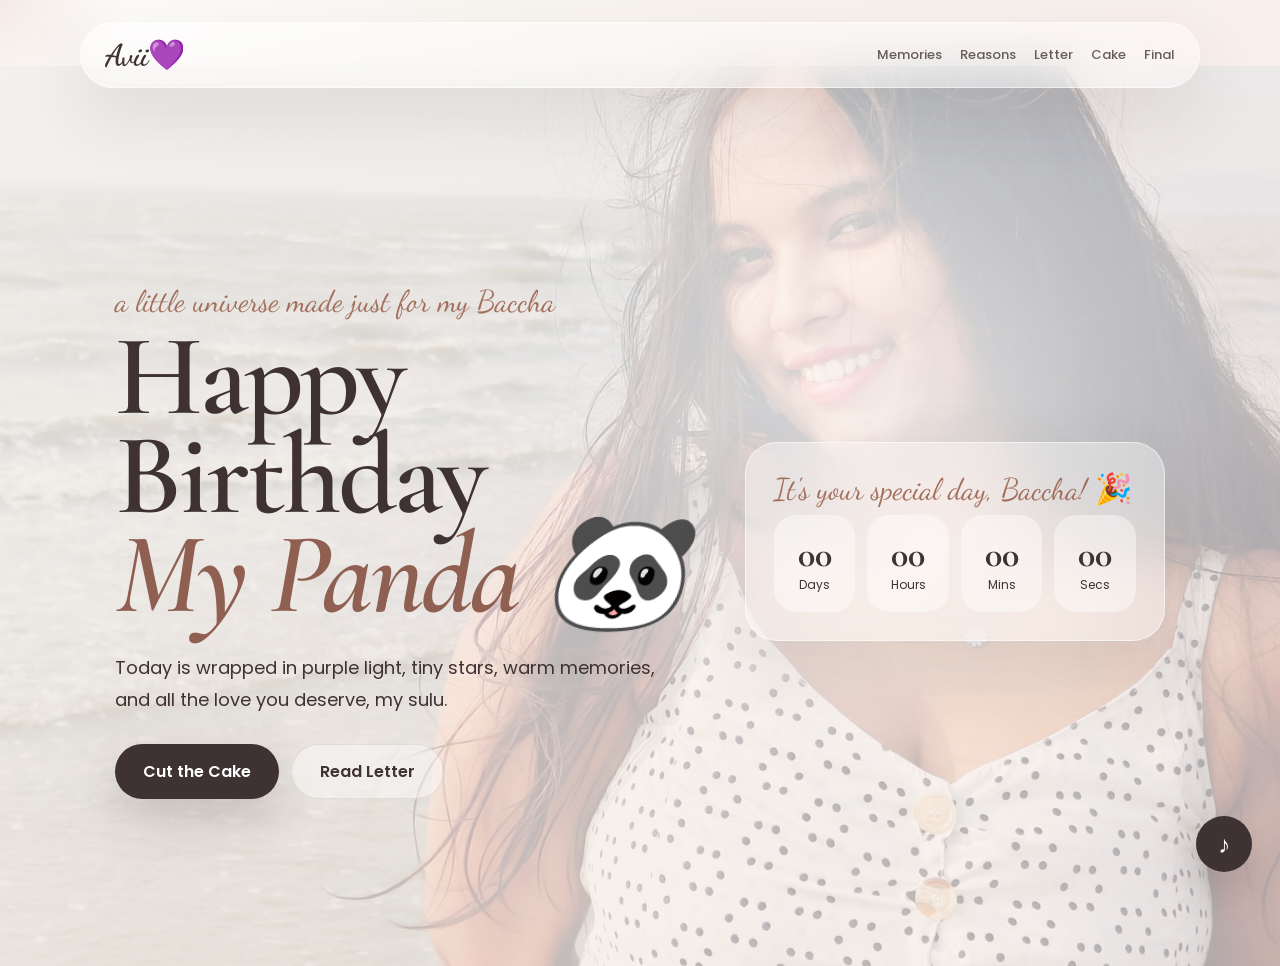
<file: index.html>
<!DOCTYPE html>
<html lang="en">
<head>
  <meta charset="UTF-8" />
  <meta name="viewport" content="width=device-width, initial-scale=1.0" />
  <title>Happy Birthday Avii💜</title>
  <link rel="preconnect" href="https://fonts.googleapis.com" />
  <link rel="preconnect" href="https://fonts.gstatic.com" crossorigin />
  <link href="https://fonts.googleapis.com/css2?family=Cormorant+Garamond:wght@400;500;600;700&family=Dancing+Script:wght@500;600;700&family=Poppins:wght@300;400;500;600;700&display=swap" rel="stylesheet" />
  <link rel="stylesheet" href="style.css" />
</head>
<body style="--hero-image: url('assets/1.jpg');">
  <div class="cursor-glow"></div>
  <div class="floating-bg"></div>

  <nav class="navbar glass">
    <a href="index.html" class="logo">Avii💜</a>
    <div class="nav-links">
      <a href="memories.html">Memories</a>
      <a href="reasons.html">Reasons</a>
      <a href="letter.html">Letter</a>
      <a href="cake.html">Cake</a>
      <a href="final.html">Final</a>
    </div>
  </nav>

  <button class="music-btn" id="musicBtn">♪</button>

  <main class="hero page-section">
    <div class="hero-overlay"></div>
    <section class="hero-content reveal">
      <p class="script-text">a little universe made just for my Baccha</p>
      <h1>Happy Birthday<br><span>My Panda 🐼</span></h1>
      <p class="hero-desc">Today is wrapped in purple light, tiny stars, warm memories, and all the love you deserve, my sulu.</p>
      <div class="hero-actions">
        <a class="btn primary" href="cake.html">Cut the Cake</a>
        <a class="btn ghost" href="letter.html">Read Letter</a>
      </div>
    </section>

    <aside class="countdown-card glass reveal delay-1">
      <p class="script-text">birthday countdown</p>
      <div class="countdown" id="countdown">
        <div><strong id="days">00</strong><span>Days</span></div>
        <div><strong id="hours">00</strong><span>Hours</span></div>
        <div><strong id="mins">00</strong><span>Mins</span></div>
        <div><strong id="secs">00</strong><span>Secs</span></div>
      </div>
    </aside>
  </main>

  <script src="script.js"></script>
</body>
</html>
</file>
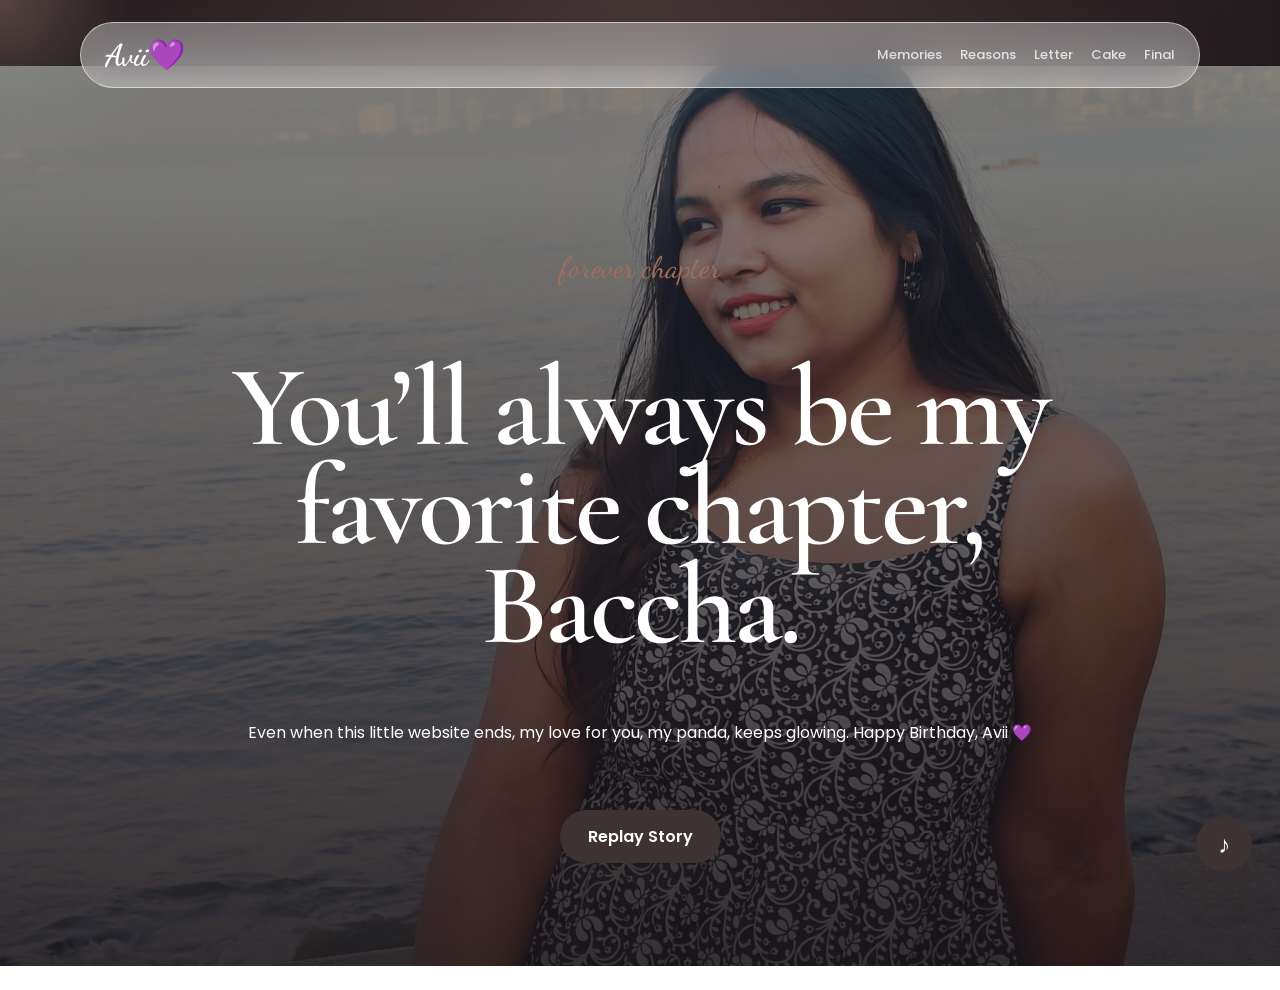
<file: final.html>
<!DOCTYPE html>
<html lang="en">
<head>
  <meta charset="UTF-8" />
  <meta name="viewport" content="width=device-width, initial-scale=1.0" />
  <title>Forever | Avii💜</title>
  <link href="https://fonts.googleapis.com/css2?family=Cormorant+Garamond:wght@400;500;600;700&family=Dancing+Script:wght@500;600;700&family=Poppins:wght@300;400;500;600;700&display=swap" rel="stylesheet" />
  <link rel="stylesheet" href="style.css" />
</head>
<body class="night" style="--final-image: url('assets/2.jpg');">
  <div class="cursor-glow"></div>

  <nav class="navbar glass">
    <a href="index.html" class="logo">Avii💜</a>
    <div class="nav-links">
      <a href="memories.html">Memories</a>
      <a href="reasons.html">Reasons</a>
      <a href="letter.html">Letter</a>
      <a href="cake.html">Cake</a>
      <a href="final.html">Final</a>
    </div>
  </nav>

  <main class="final-page reveal">
    <p class="script-text">forever chapter</p>
    <h1>You’ll always be my favorite chapter, Baccha.</h1>
    <p>Even when this little website ends, my love for you, my panda, keeps glowing. Happy Birthday, Avii 💜</p>
    <a class="btn primary" href="index.html">Replay Story</a>
  </main>

  <script src="script.js"></script>
</body>
</html>
</file>
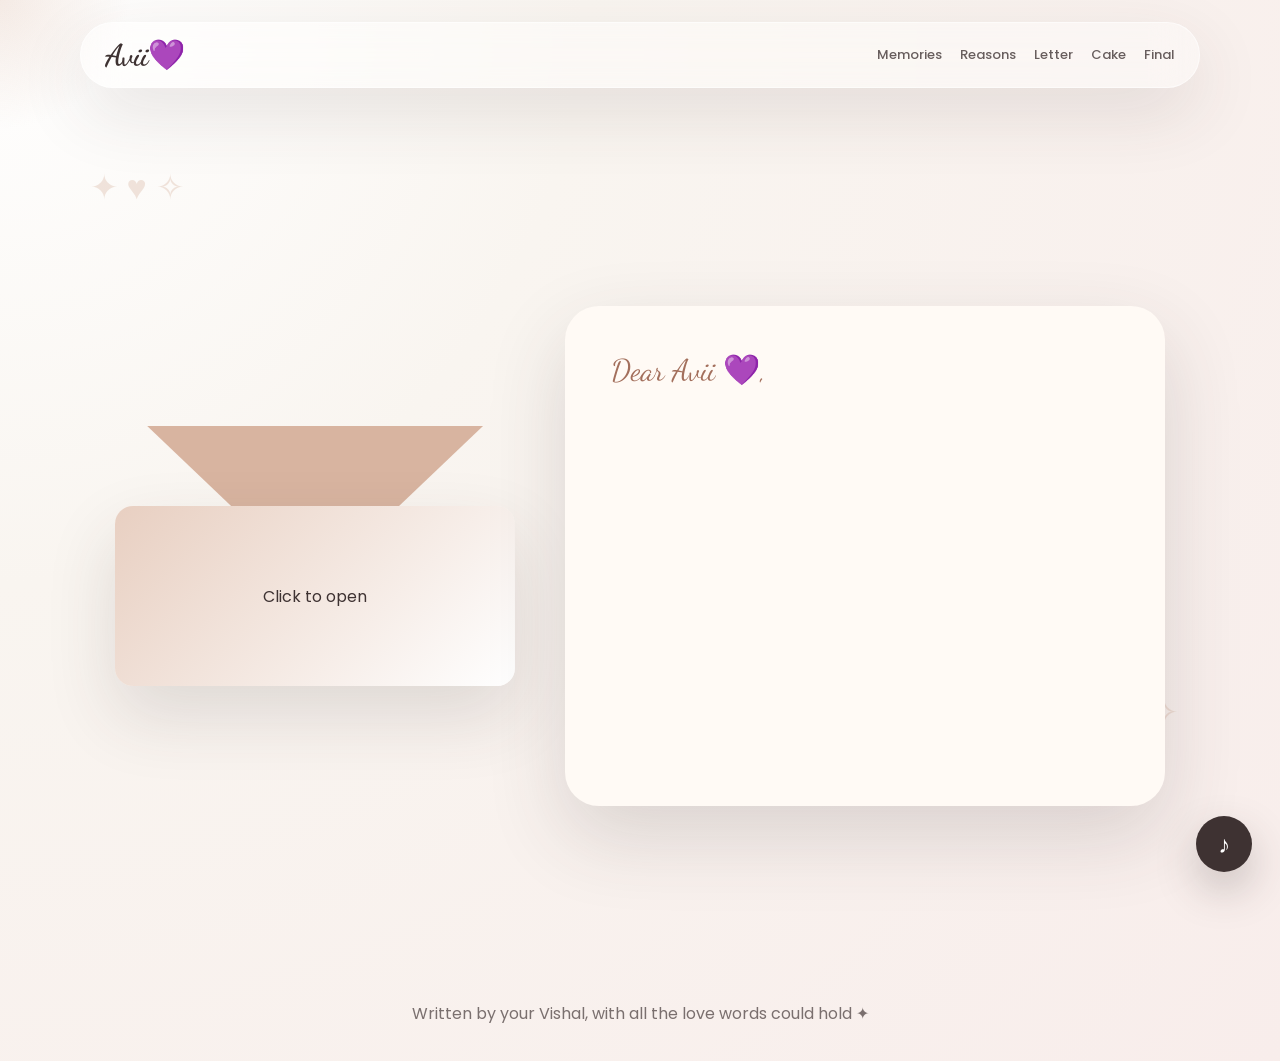
<file: letter.html>
<!DOCTYPE html>
<html lang="en">
<head>
  <meta charset="UTF-8" />
  <meta name="viewport" content="width=device-width, initial-scale=1.0" />
  <title>Letter | Avii💜</title>
  <link href="https://fonts.googleapis.com/css2?family=Cormorant+Garamond:wght@400;500;600;700&family=Dancing+Script:wght@500;600;700&family=Poppins:wght@300;400;500;600;700&display=swap" rel="stylesheet" />
  <link rel="stylesheet" href="style.css" />
</head>
<body>
  <div class="cursor-glow"></div>
  <div class="floating-bg"></div>

  <nav class="navbar glass">
    <a href="index.html" class="logo">Avii💜</a>
    <div class="nav-links">
      <a href="memories.html">Memories</a>
      <a href="reasons.html">Reasons</a>
      <a href="letter.html">Letter</a>
      <a href="cake.html">Cake</a>
      <a href="final.html">Final</a>
    </div>
  </nav>

  <main class="letter-page">
    <section class="envelope reveal" id="envelope">
      <div class="flap"></div>
      <div class="env-body"><p>Click to open</p></div>
    </section>

    <section class="letter-paper reveal delay-1" id="letterPaper">
      <p class="script-text">Dear Avii 💜,</p>
      <p id="typedLetter"></p>
    </section>
  </main>

  <footer class="footer">Written by your Vishal, with all the love words could hold ✦</footer>
  <script src="script.js"></script>
</body>
</html>
</file>
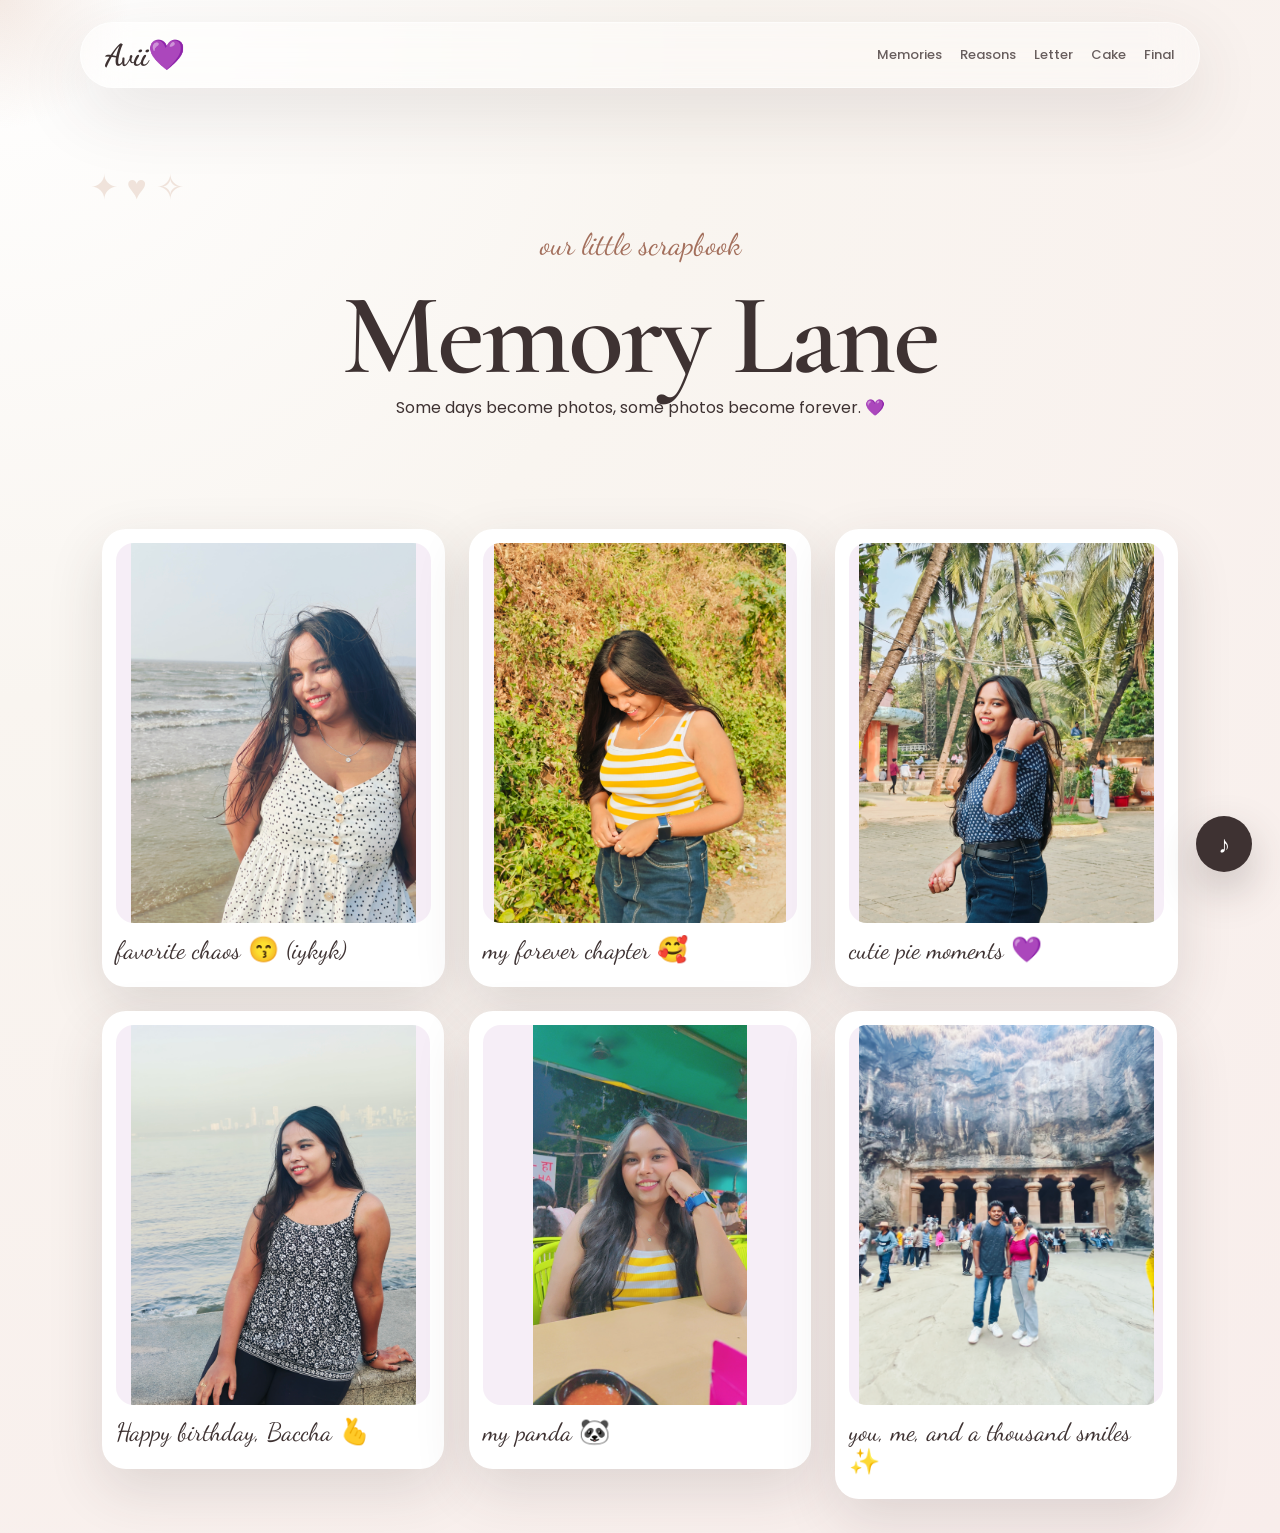
<file: memories.html>
<!DOCTYPE html>
<html lang="en">
<head>
  <meta charset="UTF-8" />
  <meta name="viewport" content="width=device-width, initial-scale=1.0" />
  <title>Memories | Avii💜</title>
  <link href="https://fonts.googleapis.com/css2?family=Cormorant+Garamond:wght@400;500;600;700&family=Dancing+Script:wght@500;600;700&family=Poppins:wght@300;400;500;600;700&display=swap" rel="stylesheet" />
  <link rel="stylesheet" href="style.css" />
</head>
<body>
  <div class="cursor-glow"></div>
  <div class="floating-bg"></div>

  <nav class="navbar glass">
    <a href="index.html" class="logo">Avii💜</a>
    <div class="nav-links">
      <a href="memories.html">Memories</a>
      <a href="reasons.html">Reasons</a>
      <a href="letter.html">Letter</a>
      <a href="cake.html">Cake</a>
      <a href="final.html">Final</a>
    </div>
  </nav>

  <header class="sub-hero reveal">
    <p class="script-text">our little scrapbook</p>
    <h1>Memory Lane</h1>
    <p>Some days become photos, some photos become forever. 💜</p>
  </header>

  <section class="masonry">
    <div class="polaroid  reveal delay-0">
      <div class="photo" style="background-image: url('assets/1.jpg');"></div>
      <p>favorite chaos 😙 (iykyk)</p>
    </div>
    <div class="polaroid tall reveal delay-1">
      <div class="photo" style="background-image: url('assets/2.jpg');"></div>
      <p>Happy birthday, Baccha 🫰</p>
    </div>
    <div class="polaroid  reveal delay-2">
      <div class="photo" style="background-image: url('assets/3.jpg');"></div>
      <p>my forever chapter 🥰</p>
    </div>
    <div class="polaroid tall reveal delay-0">
      <div class="photo" style="background-image: url('assets/4.jpg');"></div>
      <p>my panda 🐼</p>
    </div>
    <div class="polaroid  reveal delay-1">
      <div class="photo" style="background-image: url('assets/5.jpg');"></div>
      <p>cutie pie moments 💜</p>
    </div>
    <div class="polaroid wide reveal delay-2">
      <div class="photo" style="background-image: url('assets/6.jpg');"></div>
      <p>you, me, and a thousand smiles ✨</p>
    </div>
  </section>

  <script src="script.js"></script>
</body>
</html>
</file>
<file: style.css>
:root {
  --warm-white: #f9f5f0;
  --blush: #f8edeb;
  --rose: #e8cfc1;
  --champagne: #d8b4a0;
  --cocoa: #3e3232;
  --serif: "Cormorant Garamond", serif;
  --script: "Dancing Script", cursive;
  --body: "Poppins", sans-serif;
}

* {
  box-sizing: border-box;
  margin: 0;
  padding: 0;
}

html {
  scroll-behavior: smooth;
}

body {
  min-height: 100vh;
  overflow-x: hidden;
  color: var(--cocoa);
  font-family: var(--body);
  background: radial-gradient(circle at top left, #fff 0%, var(--warm-white) 35%, var(--blush) 100%);
}

a {
  color: inherit;
  text-decoration: none;
}

button {
  font: inherit;
}

.glass {
  background: rgba(255, 255, 255, 0.35);
  border: 1px solid rgba(255, 255, 255, 0.55);
  backdrop-filter: blur(22px);
  box-shadow: 0 24px 70px rgba(62, 50, 50, 0.12);
}

.navbar {
  position: fixed;
  top: 22px;
  left: 50%;
  z-index: 50;
  width: min(1120px, 92%);
  display: flex;
  align-items: center;
  justify-content: space-between;
  padding: 14px 24px;
  border-radius: 999px;
  transform: translateX(-50%);
}

.logo {
  font-family: var(--script);
  font-size: 30px;
  font-weight: 700;
}

.nav-links {
  display: flex;
  gap: 18px;
  font-size: 13px;
  font-weight: 500;
}

.nav-links a {
  opacity: 0.78;
  transition: 0.3s;
}

.nav-links a:hover {
  color: #9f6a59;
  opacity: 1;
}

.cursor-glow {
  position: fixed;
  z-index: 0;
  width: 280px;
  height: 280px;
  border-radius: 50%;
  pointer-events: none;
  background: radial-gradient(circle, rgba(216, 180, 160, 0.28), transparent 65%);
  transform: translate(-50%, -50%);
}

.floating-bg::before,
.floating-bg::after {
  content: "✦ ♥ ✧";
  position: fixed;
  z-index: 0;
  color: rgba(216, 180, 160, 0.35);
  font-size: 34px;
  animation: float 8s infinite ease-in-out;
}

.floating-bg::before {
  top: 18%;
  left: 7%;
}

.floating-bg::after {
  right: 8%;
  bottom: 18%;
  animation-delay: 2s;
}

.hero,
.page-section {
  min-height: 100vh;
}

.hero {
  position: relative;
  display: grid;
  grid-template-columns: 1.2fr 0.8fr;
  align-items: center;
  padding: 120px 9% 70px;
  background: linear-gradient(120deg, rgba(249, 245, 240, 0.78), rgba(248, 237, 235, 0.65)), var(--hero-image) center/cover;
}

.hero-overlay {
  position: absolute;
  inset: 0;
  background: radial-gradient(circle at 70% 40%, rgba(255, 255, 255, 0.55), transparent 35%);
}

.hero-content,
.countdown-card {
  position: relative;
  z-index: 2;
}

.script-text {
  margin-bottom: 8px;
  color: #a36f5c;
  font-family: var(--script);
  font-size: 30px;
}

.hero h1,
.sub-hero h1,
.final-page h1,
.cake-page h1 {
  font-family: var(--serif);
  font-size: clamp(62px, 9vw, 128px);
  font-weight: 600;
  line-height: 0.86;
  letter-spacing: -3px;
}

.hero h1 span {
  color: #8f5f51;
  font-style: italic;
}

.hero-desc {
  max-width: 560px;
  margin: 28px 0;
  font-size: 18px;
  line-height: 1.8;
}

.btn {
  display: inline-flex;
  align-items: center;
  justify-content: center;
  margin-right: 12px;
  padding: 14px 28px;
  border-radius: 999px;
  font-weight: 600;
  transition: 0.3s;
}

.primary {
  color: #fff;
  background: var(--cocoa);
  box-shadow: 0 20px 50px rgba(62, 50, 50, 0.22);
}

.ghost {
  background: rgba(255, 255, 255, 0.42);
  border: 1px solid rgba(62, 50, 50, 0.1);
}

.btn:hover,
.cut-cake-btn:hover {
  transform: translateY(-4px);
}

.countdown-card {
  max-width: 420px;
  padding: 28px;
  border-radius: 32px;
}

.countdown {
  display: grid;
  grid-template-columns: repeat(4, 1fr);
  gap: 12px;
}

.countdown div {
  padding: 18px 10px;
  text-align: center;
  background: rgba(255, 255, 255, 0.42);
  border-radius: 22px;
}

.countdown strong {
  font-family: var(--serif);
  font-size: 36px;
}

.countdown span {
  display: block;
  font-size: 12px;
}

.music-btn {
  position: fixed;
  right: 28px;
  bottom: 28px;
  z-index: 60;
  width: 56px;
  height: 56px;
  color: #fff;
  font-size: 24px;
  background: var(--cocoa);
  border: 0;
  border-radius: 50%;
  box-shadow: 0 18px 42px rgba(62, 50, 50, 0.25);
  cursor: pointer;
}

.sub-hero {
  padding: 150px 8% 55px;
  text-align: center;
}

.sub-hero p {
  max-width: 680px;
  margin: 10px auto 24px;
}

.masonry {
  columns: 3 260px;
  column-gap: 24px;
  padding: 30px 8%;
}

.polaroid {
  break-inside: avoid;
  margin-bottom: 24px;
  padding: 14px 14px 22px;
  background: #fff;
  border-radius: 24px;
  box-shadow: 0 20px 55px rgba(62, 50, 50, 0.14);
  transform: rotate(-1deg);
  transition: 0.35s;
}

.polaroid:nth-child(even) {
  transform: rotate(1.5deg);
}

.polaroid:hover {
  transform: translateY(-8px) rotate(0);
}

.photo {
  height: 260px;
  border-radius: 18px;
  background: linear-gradient(135deg, var(--rose), var(--champagne)) center/cover;
}
.photo video {
  width: 100%;
  height: 100%;
  border-radius: 18px;
  object-fit: cover;
  display: block;
}

.tall .photo {
  height: 390px;
}

.wide .photo {
  height: 230px;
}

.polaroid p {
  margin-top: 12px;
  font-family: var(--script);
  font-size: 25px;
}

.reason-grid {
  display: grid;
  grid-template-columns: repeat(auto-fit, minmax(210px, 1fr));
  gap: 20px;
  padding: 20px 8% 90px;
}

.reason-card {
  height: 190px;
  perspective: 900px;
  cursor: pointer;
}

.reason-inner {
  position: relative;
  width: 100%;
  height: 100%;
  transition: 0.7s;
  transform-style: preserve-3d;
}

.reason-card:hover .reason-inner,
.reason-card:focus-within .reason-inner {
  transform: rotateY(180deg);
}

.reason-front,
.reason-back {
  position: absolute;
  inset: 0;
  display: grid;
  place-items: center;
  padding: 24px;
  text-align: center;
  border-radius: 28px;
  backface-visibility: hidden;
  box-shadow: 0 18px 45px rgba(62, 50, 50, 0.11);
}

.reason-front {
  background: rgba(255, 255, 255, 0.5);
}

.reason-front h3 {
  font-family: var(--serif);
  font-size: 42px;
}

.reason-back {
  color: #fff;
  background-position: center;
  background-size: cover;
  transform: rotateY(180deg);
  place-items: end center;
  padding: 24px 20px 22px;
}

.reason-back p {
  width: 100%;
  margin: 0;
  font-family: var(--script);
  font-size: 25px;
  line-height: 1.25;
  text-shadow: 0 8px 24px rgba(0, 0, 0, 0.55);
}

.random-reason {
  max-width: 560px;
  margin: 22px auto 0;
  padding: 20px;
  border-radius: 28px;
}

.letter-page {
  min-height: 100vh;
  display: grid;
  grid-template-columns: 0.8fr 1.2fr;
  gap: 50px;
  align-items: center;
  padding: 150px 9% 70px;
}

.envelope {
  position: relative;
  height: 260px;
  cursor: pointer;
}

.env-body {
  position: absolute;
  bottom: 0;
  display: grid;
  place-items: center;
  width: 100%;
  height: 180px;
  border-radius: 18px;
  background: linear-gradient(135deg, var(--rose), #fff);
  box-shadow: 0 30px 70px rgba(62, 50, 50, 0.14);
}

.flap {
  position: absolute;
  top: 0;
  left: 8%;
  width: 84%;
  height: 160px;
  background: var(--champagne);
  clip-path: polygon(50% 100%, 0 0, 100% 0);
  transform-origin: top;
  transition: 0.7s;
}

.envelope.open .flap {
  transform: rotateX(180deg);
}

.letter-paper {
  min-height: 500px;
  padding: 46px;
  background: #fffaf5;
  border-radius: 34px;
  box-shadow: 0 30px 80px rgba(62, 50, 50, 0.16);
}

.letter-paper h1 {
  font-family: var(--serif);
  font-size: 58px;
}

.letter-paper p:last-child {
  font-size: 17px;
  line-height: 2;
}

.night {
  color: #fff;
  background: radial-gradient(circle at top, #453636 0%, #191317 70%);
}

.cake-page,
.final-page {
  min-height: 100vh;
  display: grid;
  place-items: center;
  padding: 150px 8% 70px;
  text-align: center;
}

.final-page {
  background: linear-gradient(rgba(25, 19, 23, 0.45), rgba(25, 19, 23, 0.86)), var(--final-image) center/cover;
}

.cake-page h1,
.final-page h1 {
  max-width: 900px;
}


.cake-section {
  position: relative;
  display: flex;
  flex-direction: column;
  align-items: center;
  justify-content: center;
  min-height: 62vh;
  overflow: visible;
}

.cake-glow {
  position: absolute;
  width: 460px;
  height: 460px;
  border-radius: 50%;
  background: radial-gradient(circle, rgba(255, 214, 186, 0.34), transparent 68%);
  filter: blur(2px);
}

.cake-stage-text {
  position: relative;
  z-index: 8;
  margin: 18px auto 28px;
  max-width: 620px;
  padding: 14px 22px;
  border: 1px solid rgba(255, 255, 255, 0.32);
  border-radius: 999px;
  background: rgba(255, 255, 255, 0.13);
  color: rgba(255, 255, 255, 0.88);
  backdrop-filter: blur(14px);
  font-size: 14px;
}

.cake {
  position: relative;
  width: 390px;
  height: 330px;
  margin-bottom: 38px;
  overflow: visible;
}

.plate {
  position: absolute;
  left: 50%;
  bottom: -18px;
  width: 390px;
  height: 34px;
  border-radius: 50%;
  background: rgba(255, 255, 255, 0.34);
  transform: translateX(-50%);
  box-shadow: 0 26px 45px rgba(0, 0, 0, 0.24);
}

.candles {
  position: absolute;
  top: 2px;
  left: 50%;
  z-index: 7;
  display: flex;
  gap: 28px;
  transform: translateX(-50%);
  transition: 0.85s ease;
}

.candle {
  position: relative;
  display: block;
  width: 13px;
  height: 58px;
  margin-top: 24px;
  border-radius: 8px;
  background: repeating-linear-gradient(45deg, #fff 0 7px, #f7a7b5 7px 14px);
  box-shadow: inset 0 -8px 12px rgba(0, 0, 0, 0.08);
}

.flame {
  position: absolute;
  top: -28px;
  left: 50%;
  width: 16px;
  height: 30px;
  border-radius: 50% 50% 45% 45%;
  background: radial-gradient(circle at 50% 65%, #fff7a8 0 24%, #ffd166 25% 56%, #ff7b00 57% 100%);
  transform: translateX(-50%);
  box-shadow: 0 0 18px #ffb347, 0 0 36px rgba(255, 179, 71, 0.72);
  animation: flicker 0.8s infinite alternate;
  transform-origin: bottom center;
  transition: 0.45s ease;
}

.smoke {
  position: absolute;
  top: -30px;
  left: 50%;
  width: 10px;
  height: 10px;
  border-radius: 50%;
  background: rgba(255, 255, 255, 0.72);
  opacity: 0;
  filter: blur(3px);
  transform: translateX(-50%) scale(0.3);
}

.cake.blow .flame {
  opacity: 0;
  transform: translateX(-50%) translateY(12px) scale(0.1) rotate(18deg);
  box-shadow: none;
}

.cake.blow .smoke {
  animation: smokeUp 1.45s ease-out forwards;
}

.cake.blow .candle:nth-child(2) .smoke {
  animation-delay: 0.15s;
}

.cake.blow .candle:nth-child(3) .smoke {
  animation-delay: 0.3s;
}

.cake-top,
.cake-middle,
.cake-bottom,
.cake-slice {
  position: absolute;
  left: 50%;
  border-radius: 22px;
  transform: translateX(-50%);
  transition: 0.9s cubic-bezier(0.22, 0.82, 0.22, 1);
}

.cake-top,
.cake-middle,
.cake-bottom {
  z-index: 3;
  box-shadow: 0 24px 42px rgba(0, 0, 0, 0.22);
  overflow: hidden;
}

.cake-top::after,
.cake-middle::after,
.cake-bottom::after {
  content: "";
  position: absolute;
  inset: 11px 18px auto;
  height: 12px;
  border-radius: 999px;
  background: rgba(255, 255, 255, 0.38);
}

.cake-bottom {
  bottom: 24px;
  width: 330px;
  height: 92px;
  background: linear-gradient(135deg, #e8cfc1, #c8937a);
}

.cake-middle {
  bottom: 104px;
  width: 270px;
  height: 84px;
  background: linear-gradient(135deg, #f8edeb, #e7b7aa);
}

.cake-top {
  bottom: 176px;
  width: 210px;
  height: 74px;
  background: linear-gradient(135deg, #fff5f2, #f1c8bb);
}

.cut-line {
  position: absolute;
  left: 57%;
  bottom: 24px;
  z-index: 6;
  width: 3px;
  height: 228px;
  border-radius: 999px;
  background: rgba(255, 255, 255, 0.85);
  opacity: 0;
  transform: rotate(10deg) scaleY(0);
  transform-origin: top;
  box-shadow: 0 0 18px rgba(255, 255, 255, 0.65);
}

.cake.knife-in .cut-line {
  opacity: 1;
  animation: cutTrace 0.75s ease-in-out forwards;
}

.cake-slice {
  z-index: 5;
  right: 20px;
  left: auto;
  bottom: 24px;
  width: 126px;
  height: 225px;
  border-radius: 18px 22px 20px 18px;
  background: linear-gradient(135deg, #fff5f2 0 30%, #f8edeb 30% 63%, #e8cfc1 63% 100%);
  clip-path: polygon(13% 0, 100% 13%, 78% 100%, 0 100%);
  opacity: 0;
  transform: translateX(-12px) rotate(0deg) scale(0.97);
  box-shadow: 0 28px 48px rgba(0, 0, 0, 0.25);
}

.cake-slice::before {
  content: "";
  position: absolute;
  inset: 0;
  background: radial-gradient(circle at 62% 38%, rgba(195, 92, 92, 0.65) 0 4px, transparent 5px),
    radial-gradient(circle at 48% 72%, rgba(195, 92, 92, 0.55) 0 4px, transparent 5px);
}

.knife {
  position: absolute;
  top: 0;
  right: -170px;
  z-index: 9;
  width: 218px;
  height: 44px;
  opacity: 0;
  transform: translate(80px, -20px) rotate(-34deg);
  transform-origin: right center;
  transition: 1s cubic-bezier(0.22, 0.82, 0.22, 1);
}

.knife-blade {
  position: absolute;
  left: 0;
  top: 12px;
  width: 158px;
  height: 18px;
  border-radius: 999px 4px 4px 999px;
  background: linear-gradient(90deg, #ffffff, #d7d7d7 55%, #9e9e9e);
  box-shadow: 0 14px 28px rgba(0, 0, 0, 0.25);
}

.knife-blade::before {
  content: "";
  position: absolute;
  left: 4px;
  top: 3px;
  width: 120px;
  height: 4px;
  border-radius: 999px;
  background: rgba(255, 255, 255, 0.8);
}

.knife-handle {
  position: absolute;
  right: 0;
  top: 5px;
  width: 68px;
  height: 32px;
  border-radius: 999px;
  background: linear-gradient(135deg, #714948, #3e292d);
  box-shadow: inset 8px 0 10px rgba(255, 255, 255, 0.08), 0 12px 24px rgba(0, 0, 0, 0.28);
}

.cake.knife-in .knife {
  opacity: 1;
  transform: translate(-205px, 128px) rotate(-21deg);
}

.cake.sliced .knife {
  opacity: 0;
  transform: translate(-245px, 170px) rotate(-12deg);
}

.cake.sliced .cake-top,
.cake.sliced .cake-middle,
.cake.sliced .cake-bottom {
  clip-path: polygon(0 0, 62% 0, 52% 100%, 0 100%);
}

.cake.sliced .cake-slice {
  opacity: 1;
  transform: translate(78px, 34px) rotate(12deg) scale(1);
}

.cake.sliced .candles {
  transform: translateX(-83%) translateY(-4px) rotate(-5deg);
}

.cut-cake-btn {
  position: relative;
  z-index: 8;
  padding: 18px 40px;
  color: #3e3232;
  font-size: 18px;
  font-weight: 600;
  cursor: pointer;
  background: rgba(255, 255, 255, 0.82);
  border: 0;
  border-radius: 50px;
  box-shadow: 0 10px 30px rgba(0, 0, 0, 0.16);
  transition: 0.4s;
}

.cut-cake-btn:hover {
  transform: translateY(-4px) scale(1.03);
}

.cut-cake-btn:disabled {
  cursor: default;
  opacity: 0.92;
  transform: none;
}

@keyframes smokeUp {
  0% { opacity: 0; transform: translateX(-50%) translateY(0) scale(0.35); }
  20% { opacity: 0.8; }
  100% { opacity: 0; transform: translateX(-50%) translateY(-58px) scale(2.3); }
}

@keyframes cutTrace {
  0% { transform: rotate(10deg) scaleY(0); }
  100% { transform: rotate(10deg) scaleY(1); }
}

#confetti {
  position: fixed;
  inset: 0;
  pointer-events: none;
}

.footer {
  padding: 35px;
  color: rgba(62, 50, 50, 0.68);
  text-align: center;
}

.night .footer {
  color: rgba(255, 255, 255, 0.65);
}

.reveal {
  opacity: 0;
  transform: translateY(24px);
  animation: reveal 0.8s forwards;
}

.delay-1 {
  animation-delay: 0.18s;
}

.delay-2 {
  animation-delay: 0.34s;
}

@keyframes reveal {
  to {
    opacity: 1;
    transform: none;
  }
}

@keyframes float {
  50% {
    transform: translateY(-26px) rotate(8deg);
  }
}

@keyframes flicker {
  to {
    transform: scale(1.15) translateY(-2px);
    opacity: 0.84;
  }
}

@media (max-width: 900px) {
  .hero,
  .letter-page {
    grid-template-columns: 1fr;
  }

  .nav-links {
    display: none;
  }

  .hero {
    padding-top: 145px;
  }

  .hero h1,
  .sub-hero h1,
  .final-page h1,
  .cake-page h1 {
    font-size: 64px;
  }

  .countdown {
    grid-template-columns: repeat(2, 1fr);
  }

  .cake {
    transform: scale(0.86);
  }
}


/* =========================================================
   RESPONSIVE FIXES
   Added to make the birthday website work nicely on laptops,
   tablets, mobile phones, and very small screens.
   ========================================================= */

html {
  -webkit-text-size-adjust: 100%;
}

body {
  width: 100%;
}

img,
video,
canvas {
  max-width: 100%;
}

main,
header,
section,
footer,
.navbar {
  position: relative;
}

.hero-content,
.countdown-card,
.sub-hero,
.masonry,
.reason-grid,
.letter-page,
.cake-page,
.final-page,
.footer {
  z-index: 1;
}

.navbar {
  gap: 14px;
}

.nav-links {
  min-width: 0;
}

.nav-links a {
  white-space: nowrap;
}

.hero-actions {
  display: flex;
  flex-wrap: wrap;
  gap: 12px;
}

.hero-actions .btn,
.final-page .btn,
.sub-hero .btn {
  margin-right: 0;
}

.countdown-card {
  width: 100%;
  justify-self: center;
}

.masonry {
  width: 100%;
}

.photo {
  overflow: hidden;
  background-position: center;
  background-size: cover;
}

.reason-card:focus .reason-inner {
  transform: rotateY(180deg);
}

.letter-paper,
.random-reason,
.countdown-card,
.polaroid,
.reason-front,
.reason-back {
  overflow-wrap: anywhere;
}

/* Laptop / small desktop */
@media (max-width: 1100px) {
  .hero {
    grid-template-columns: 1fr 0.9fr;
    gap: 36px;
    padding-inline: 6%;
  }

  .letter-page {
    gap: 34px;
    padding-inline: 6%;
  }

  .cake-page,
  .final-page {
    padding-inline: 6%;
  }
}

/* Tablet */
@media (max-width: 900px) {
  .navbar {
    top: 14px;
    width: min(720px, 94%);
    align-items: center;
  }

  .nav-links {
    display: flex;
    gap: 12px;
    max-width: 70%;
    overflow-x: auto;
    padding: 6px 2px 7px;
    scrollbar-width: none;
  }

  .nav-links::-webkit-scrollbar {
    display: none;
  }

  .nav-links a {
    padding: 8px 12px;
    border-radius: 999px;
    background: rgba(255, 255, 255, 0.38);
  }

  .hero,
  .letter-page {
    grid-template-columns: 1fr;
  }

  .hero {
    gap: 36px;
    min-height: auto;
    padding: 145px 6% 70px;
    background-position: center top;
  }

  .hero h1,
  .sub-hero h1,
  .final-page h1,
  .cake-page h1 {
    font-size: clamp(52px, 12vw, 82px);
    letter-spacing: -2px;
  }

  .countdown {
    grid-template-columns: repeat(4, 1fr);
  }

  .sub-hero {
    padding: 135px 6% 45px;
  }

  .masonry {
    columns: 2 240px;
    padding-inline: 6%;
  }

  .reason-grid {
    grid-template-columns: repeat(auto-fit, minmax(180px, 1fr));
    padding-inline: 6%;
  }

  .letter-page {
    min-height: auto;
    padding: 135px 6% 60px;
  }

  .envelope {
    max-width: 460px;
    width: 100%;
    margin: 0 auto;
  }

  .letter-paper {
    min-height: 360px;
  }

  .cake-page,
  .final-page {
    min-height: auto;
    padding: 135px 6% 60px;
  }

  .cake-section {
    min-height: 560px;
  }

  .cake {
    transform: scale(0.86);
    transform-origin: center top;
  }
}

/* Mobile */
@media (max-width: 640px) {
  .glass {
    backdrop-filter: blur(16px);
  }

  .navbar {
    top: 10px;
    width: 94%;
    flex-direction: column;
    justify-content: center;
    padding: 12px 14px;
    border-radius: 26px;
  }

  .logo {
    font-size: 28px;
    line-height: 1;
  }

  .nav-links {
    width: 100%;
    max-width: 100%;
    justify-content: flex-start;
    font-size: 12px;
  }

  .cursor-glow {
    display: none;
  }

  .floating-bg::before,
  .floating-bg::after {
    font-size: 24px;
    opacity: 0.65;
  }

  .hero {
    min-height: 100svh;
    padding: 150px 5% 46px;
    text-align: center;
  }

  .script-text {
    font-size: 25px;
  }

  .hero h1,
  .sub-hero h1,
  .final-page h1,
  .cake-page h1 {
    font-size: clamp(44px, 15vw, 62px);
    line-height: 0.92;
    letter-spacing: -1.4px;
  }

  .hero-desc {
    margin: 22px auto;
    font-size: 15px;
    line-height: 1.75;
  }

  .hero-actions {
    justify-content: center;
  }

  .btn {
    width: min(100%, 280px);
    padding: 13px 20px;
  }

  .countdown-card {
    padding: 20px;
    border-radius: 26px;
  }

  .countdown {
    grid-template-columns: repeat(2, 1fr);
    gap: 10px;
  }

  .countdown div {
    padding: 14px 8px;
    border-radius: 18px;
  }

  .countdown strong {
    font-size: 31px;
  }

  .music-btn {
    right: 18px;
    bottom: 18px;
    width: 50px;
    height: 50px;
    font-size: 22px;
  }

  .sub-hero {
    padding: 145px 5% 35px;
  }

  .sub-hero p {
    font-size: 14px;
    line-height: 1.7;
  }

  .masonry {
    columns: 1;
    padding: 20px 5% 60px;
  }

  .polaroid {
    margin-bottom: 18px;
    border-radius: 22px;
    transform: none;
  }

  .polaroid:nth-child(even),
  .polaroid:hover {
    transform: none;
  }

  .photo,
  .wide .photo {
    height: 245px;
  }

  .tall .photo {
    height: 340px;
  }

  .reason-grid {
    grid-template-columns: 1fr;
    gap: 16px;
    padding: 16px 5% 65px;
  }

  .reason-card {
    height: 172px;
  }

  .reason-front,
  .reason-back {
    border-radius: 24px;
  }

  .reason-back p,
  .polaroid p {
    font-size: 23px;
  }

  .random-reason {
    margin-top: 16px;
    padding: 16px;
    font-size: 14px;
  }

  .letter-page {
    padding: 145px 5% 45px;
    gap: 26px;
  }

  .envelope {
    height: 220px;
  }

  .env-body {
    height: 150px;
  }

  .flap {
    height: 135px;
  }

  .letter-paper {
    min-height: 330px;
    padding: 28px 22px;
    border-radius: 28px;
  }

  .letter-paper p:last-child {
    font-size: 15px;
    line-height: 1.9;
  }

  .cake-page,
  .final-page {
    padding: 145px 5% 48px;
  }

  .final-page p,
  .cake-page p {
    font-size: 14px;
    line-height: 1.7;
  }

  .cake-section {
    min-height: 500px;
    width: 100%;
  }

  .cake-glow {
    width: 320px;
    height: 320px;
  }

  .cake-stage-text {
    width: min(100%, 330px);
    margin-bottom: 12px;
    padding: 12px 16px;
    white-space: normal;
  }

  .cake {
    margin-bottom: -10px;
    transform: scale(0.72);
    transform-origin: center top;
  }

  .cut-cake-btn {
    width: min(100%, 310px);
    padding: 15px 22px;
    font-size: 16px;
  }

  .footer {
    padding: 25px 18px;
    font-size: 13px;
  }
}

/* Very small phones */
@media (max-width: 380px) {
  .navbar {
    width: 96%;
    padding-inline: 10px;
  }

  .nav-links a {
    padding: 7px 10px;
  }

  .hero,
  .sub-hero,
  .letter-page,
  .cake-page,
  .final-page {
    padding-inline: 4%;
  }

  .hero h1,
  .sub-hero h1,
  .final-page h1,
  .cake-page h1 {
    font-size: clamp(39px, 14vw, 50px);
  }

  .script-text {
    font-size: 23px;
  }

  .photo,
  .wide .photo {
    height: 220px;
  }

  .tall .photo {
    height: 300px;
  }

  .countdown strong {
    font-size: 28px;
  }

  .cake-section {
    min-height: 470px;
  }

  .cake {
    transform: scale(0.64);
    margin-bottom: -48px;
  }
}

@media (prefers-reduced-motion: reduce) {
  *,
  *::before,
  *::after {
    scroll-behavior: auto !important;
    animation-duration: 0.001ms !important;
    animation-iteration-count: 1 !important;
    transition-duration: 0.001ms !important;
  }
}


/* floating hearts */
.heart-layer { position: fixed; inset: 0; pointer-events: none; overflow: hidden; z-index: 5; }
.float-heart { position: absolute; bottom: -40px; opacity: 0; animation: heartRise linear forwards; }
@keyframes heartRise {
  0% { transform: translateY(0) rotate(0deg); opacity: 0; }
  10% { opacity: .85; }
  100% { transform: translateY(-110vh) rotate(25deg); opacity: 0; }
}

/* show full photos without cropping */
.photo,
.tall .photo,
.wide .photo {
  height: 380px !important;
  background-size: contain !important;
  background-repeat: no-repeat !important;
  background-position: center !important;
  background-color: #f6eef7 !important;
}
.reason-back {
  background-size: 100% 100%, contain !important;
  background-repeat: no-repeat, no-repeat !important;
  background-position: center, center !important;
  background-color: #2b2230 !important;
}

/* taller reason cards so full photos fit */
.reason-card {
  height: 360px !important;
}
.reason-back {
  background-color: #2b2230 !important;
}
.reason-back p {
  background: rgba(43, 34, 48, 0.72);
  border-radius: 14px;
  padding: 10px 12px;
  font-size: 20px !important;
}


/* reason cards: full photo on a soft blurred copy of itself */
.reason-card {
  height: 420px !important;
}
.reason-back {
  background-image: none !important;
  overflow: hidden;
  isolation: isolate;
}
.reason-back::before {
  content: '';
  position: absolute;
  inset: -24px;
  background: var(--img) center / cover no-repeat;
  filter: blur(18px) brightness(0.75);
  z-index: -2;
}
.reason-back::after {
  content: '';
  position: absolute;
  inset: 0;
  background: var(--img) center / contain no-repeat;
  z-index: -1;
}
.reason-back p {
  position: relative;
  z-index: 2;
}
</file>
